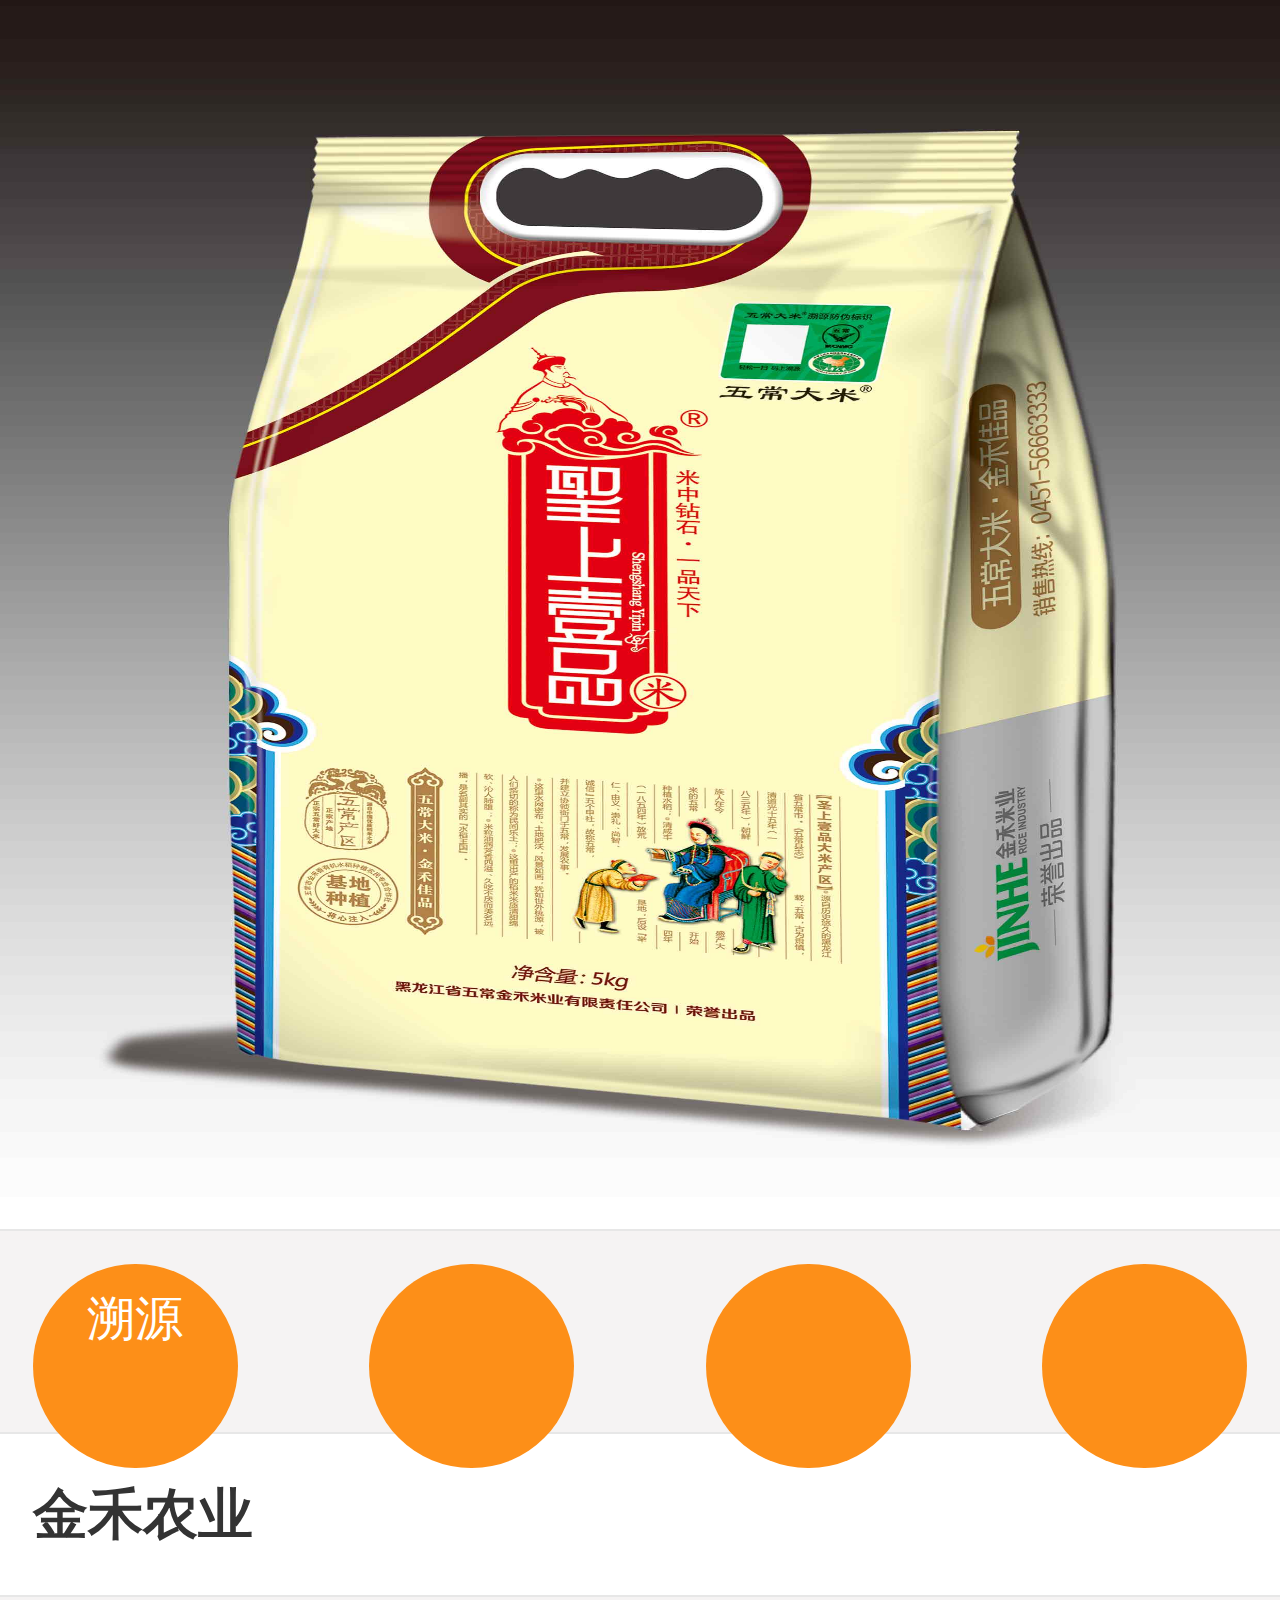
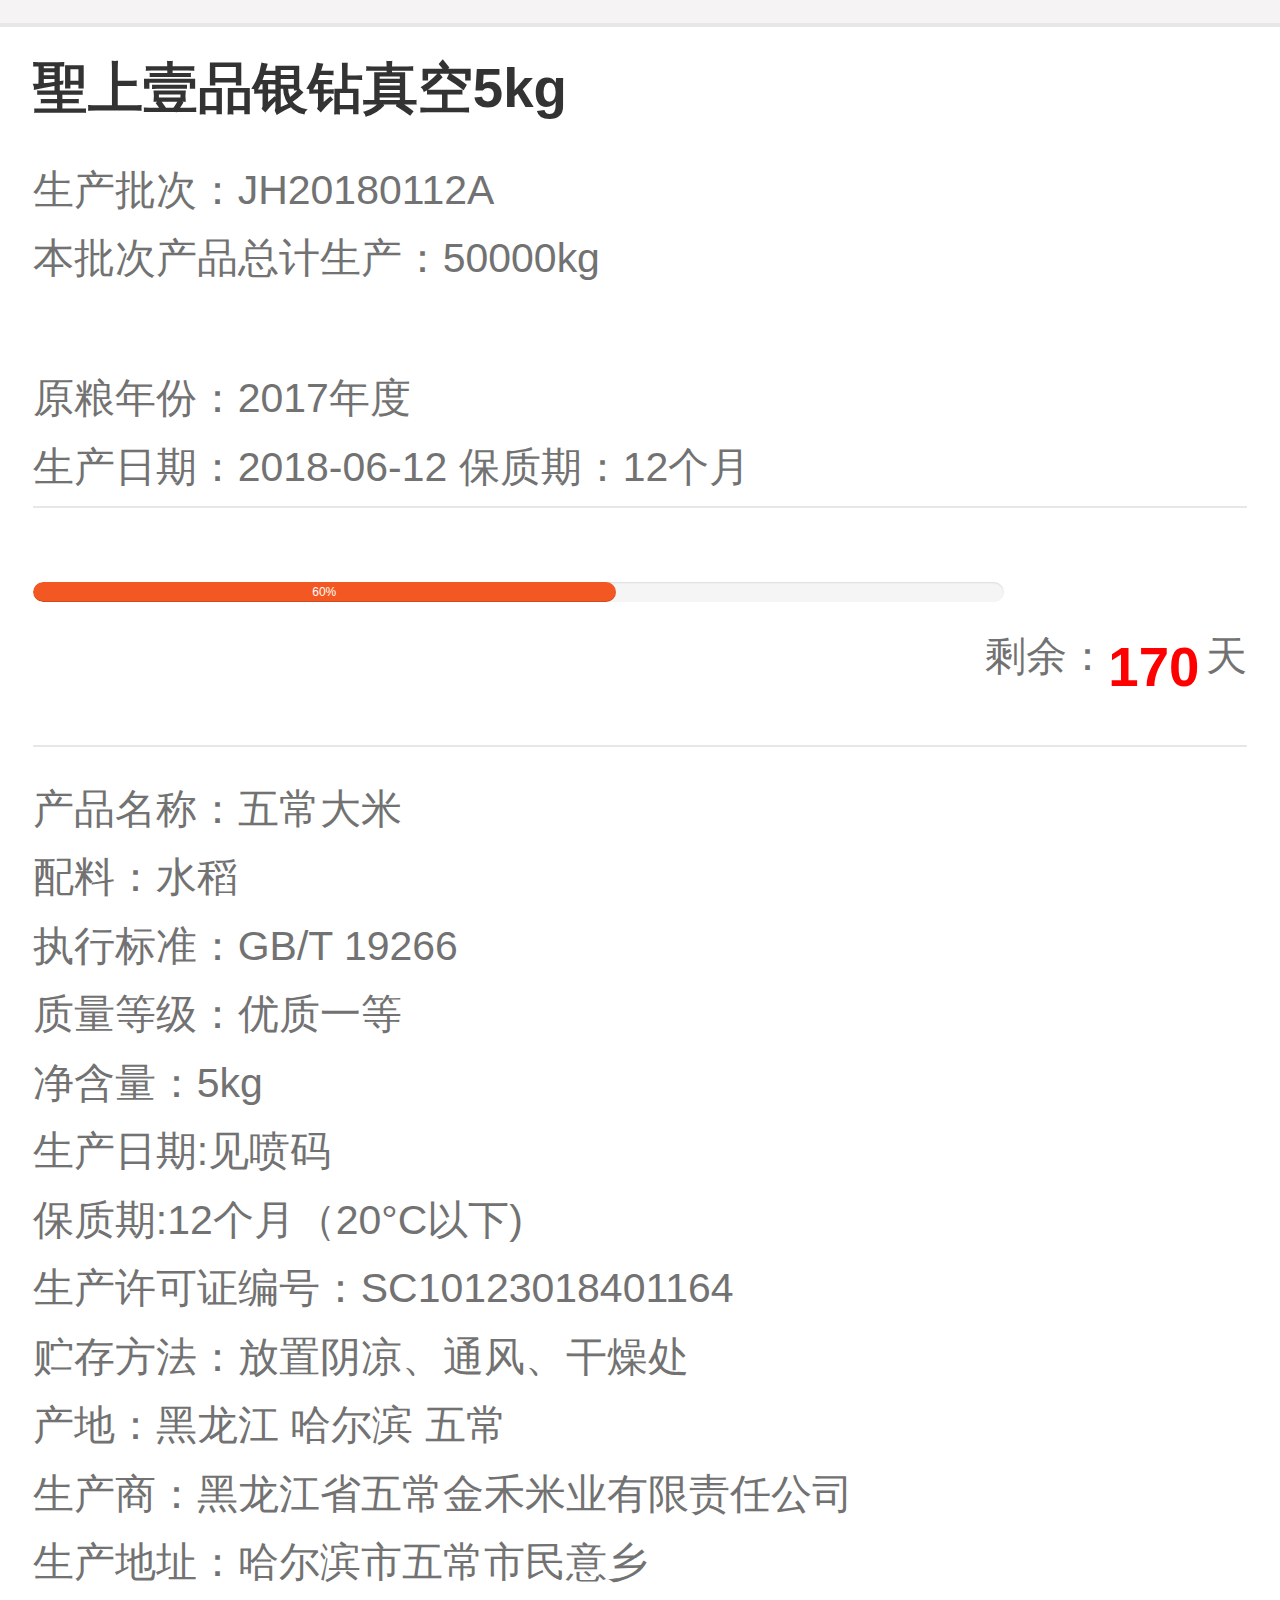
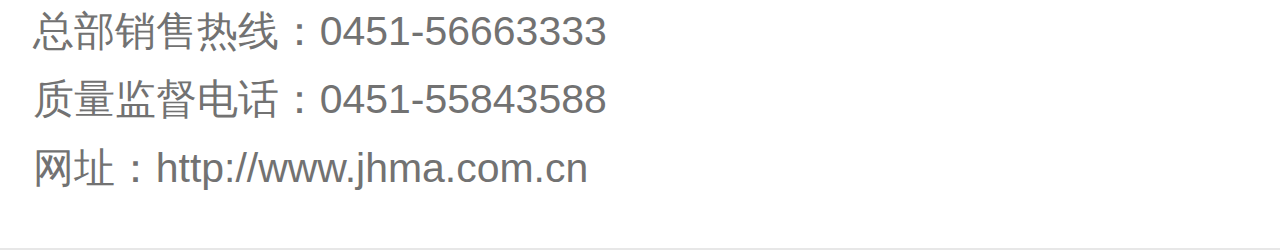
<file: index.html>
<!doctype html>
<html lang="en">
<head>
    <meta charset="UTF-8">
    <meta name="viewport" content="width=device-width initial-scale=1.0 user-scalable=no" >
    <link rel="stylesheet" href="css/swiper-4.3.5.min.css">
    <title>商品详情</title>
    <link rel="stylesheet" href="css/beas.css">
    <link rel="stylesheet" href="css/bootstrap.css">
    <link rel="stylesheet" href="https://at.alicdn.com/t/font_973450_xnq73g0yug.css">
    <link rel="stylesheet" href="./css/rem.css">
    <link rel="stylesheet" href="./css/index.css">
</head>
<body>
<script src="js/swiper-4.3.5.min.js"></script>
    <!-- <div class="coniter">
        <header>
            <div class="header-right">
                <div class="header-fh">
                    <i class="iconfont icon-guanbi"></i>
                </div>
                <span>商品详情</span>
            </div>
            <div class="header-left">
                    <i class="iconfont icon-gengduo"></i>
            </div>
        </header>
    </div> -->
    <div class="swiper-container">
        <div class="swiper-wrapper">
            <div class="swiper-slide">
                <img src="img/banner1.jpeg" alt="">
            </div>
            <div class="swiper-slide">
                <img src="img/banner2.jpeg" alt="">
            </div>
        </div>
    </div>
    <nav>
        <ul>
        <a href="./source.html" style="text-decoration: none;">
            <li class="suyuan">
                <p>溯源</p>
                <i class="iconfont icon-shouzhi"></i>
            </li>
        </a>
            <a href="" style="text-decoration: none;"><li></li></a>
            <a href="" style="text-decoration: none;"><li></li></a>
            <a href="" style="text-decoration: none;"><li></li></a>
        </ul>
    </nav>
    <div class="nh">
        <h5>金禾农业</h5>
        <i class="iconfont icon-xiala"></i>
    </div>
    <div class="bk"></div>
    <main>
        <div class="cpjj">
            <h5>聖上壹品银钻真空5kg</h5>
            <p class="cpjj-sc"><span>生产批次：</span><span>JH20180112A</span></p>
            <p><span>本批次产品总计生产：</span><span>50000kg</span></p>
            <p class="cpjj-nf"><span>原粮年份：</span><span>2017年度</span></p>
            <p>
                <span>生产日期：</span><span>2018-06-12</span>
                <span>保质期：</span><span>12个月</span>
            </p>
            <div class="cpxq"></div>
            <div class="progress">
                <div class="progress-bar" role="progressbar" aria-valuenow="60" aria-valuemin="0" aria-valuemax="100" style="width: 60%;">60%</div>
            </div>
            <div class="shengyu">
                <span>剩余：</span><h5>170</h5><span>天</span>
            </div>
        </div>
        <div class="cpxq">
            <p><span>产品名称：</span><span>五常大米</span></p>
            <p><span>配料：</span><span>水稻</span></p>
            <p><span>执行标准：</span><span>GB/T 19266</span></p>
            <p><span>质量等级：</span><span>优质一等</span></p>
            <p><span>净含量：</span><span>5kg</span></p>
            <p><span>生产日期:</span><span>见喷码</span></p>
            <p><span>保质期:</span><span>12个月（20°C以下)</span></p>
            <p><span>生产许可证编号：</span><span>SC10123018401164</span></p>
            <p><span>贮存方法：</span><span>放置阴凉、通风、干燥处</span></p>
            <p><span>产地：</span><span>黑龙江 哈尔滨 五常</span></p>
            <p><span>生产商：</span><span>黑龙江省五常金禾米业有限责任公司</span></p>
            <p><span>生产地址：</span><span>哈尔滨市五常市民意乡</span></p>
            <p><span>总部销售热线：</span><span>0451-56663333</span></p>
            <p><span>质量监督电话：</span><span>0451-55843588</span></p>
            <p><span>网址：</span><span>http://www.jhma.com.cn</span></p>
        </div>
    </main>

</body>
</html>
<script>
    let mySwiper = new Swiper ('.swiper-container', {
        direction: 'horizontal',
        loop: true,
        // 如果需要前进后退按钮
        navigation: {
            nextEl: '.swiper-button-next',
            prevEl: '.swiper-button-prev',
        },

        // 如果需要滚动条
        scrollbar: {
            el: '.swiper-scrollbar',
        },
    })
</script>
</file>
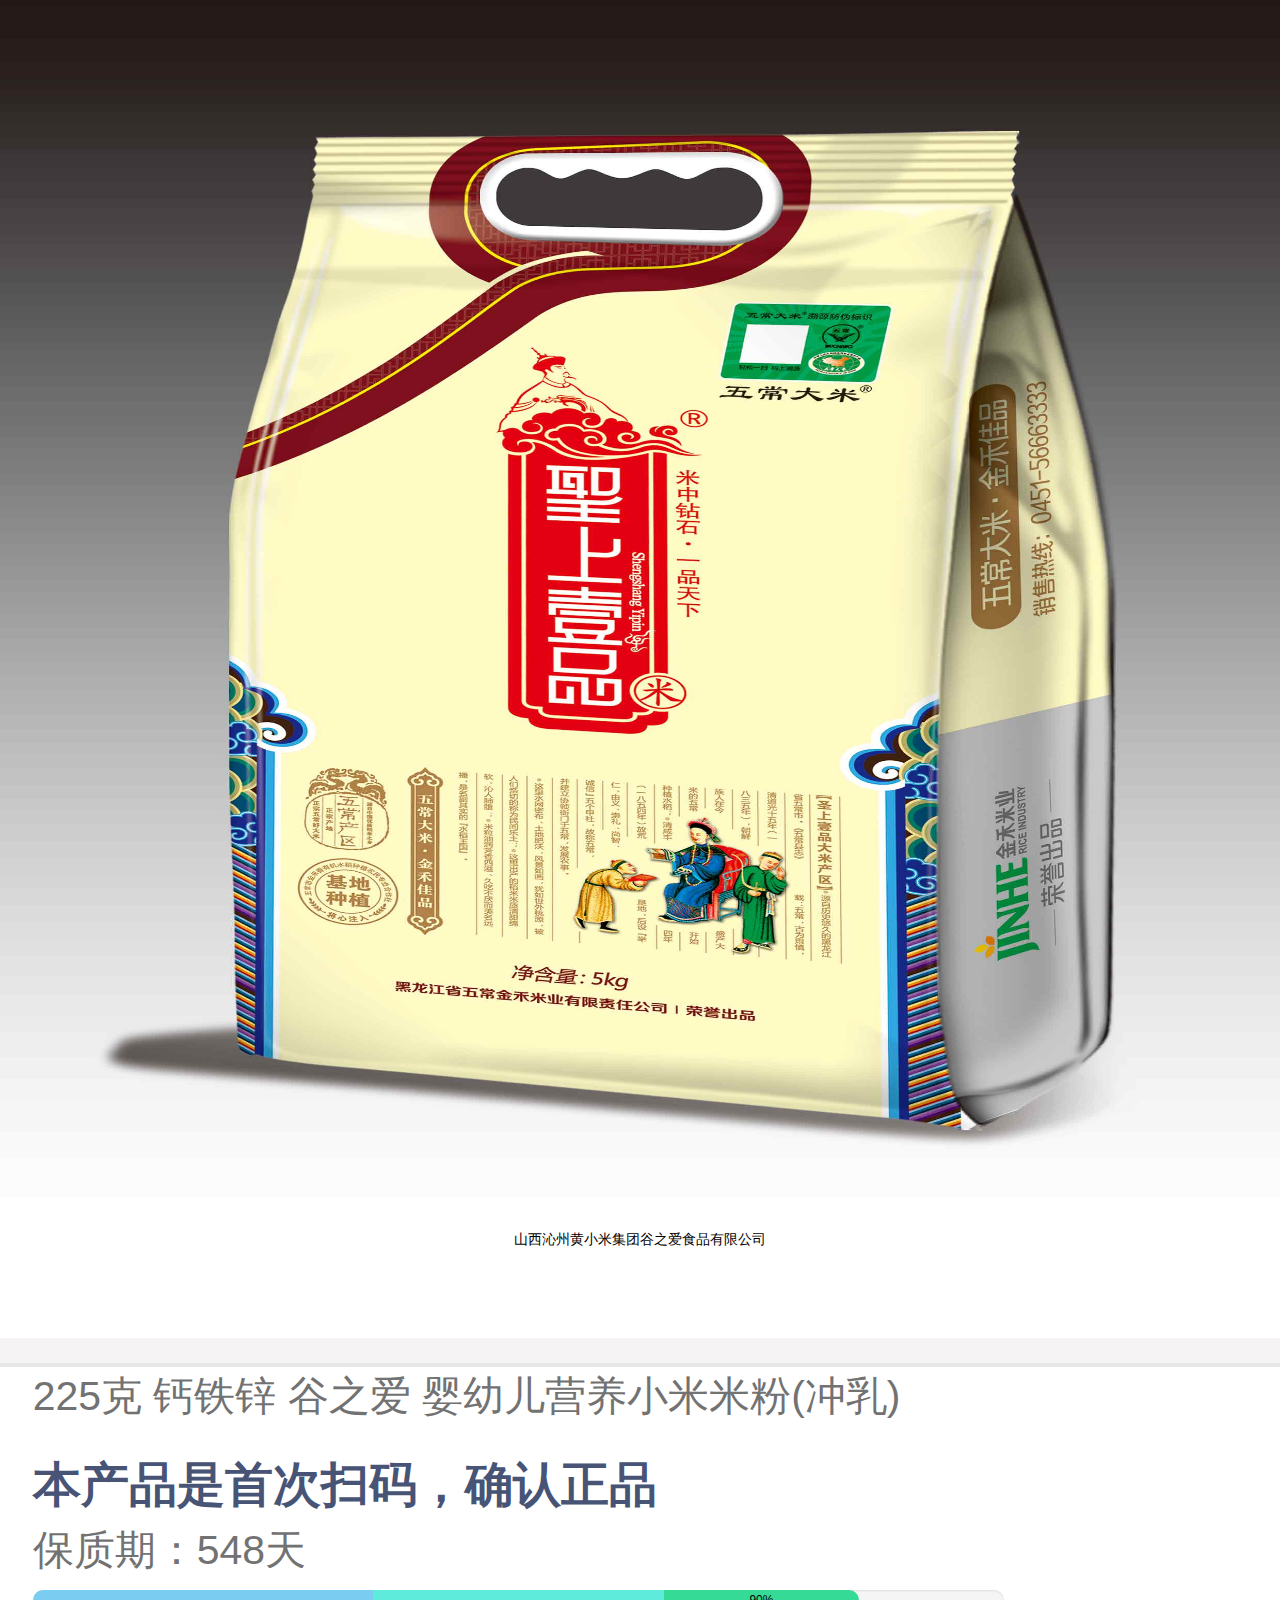
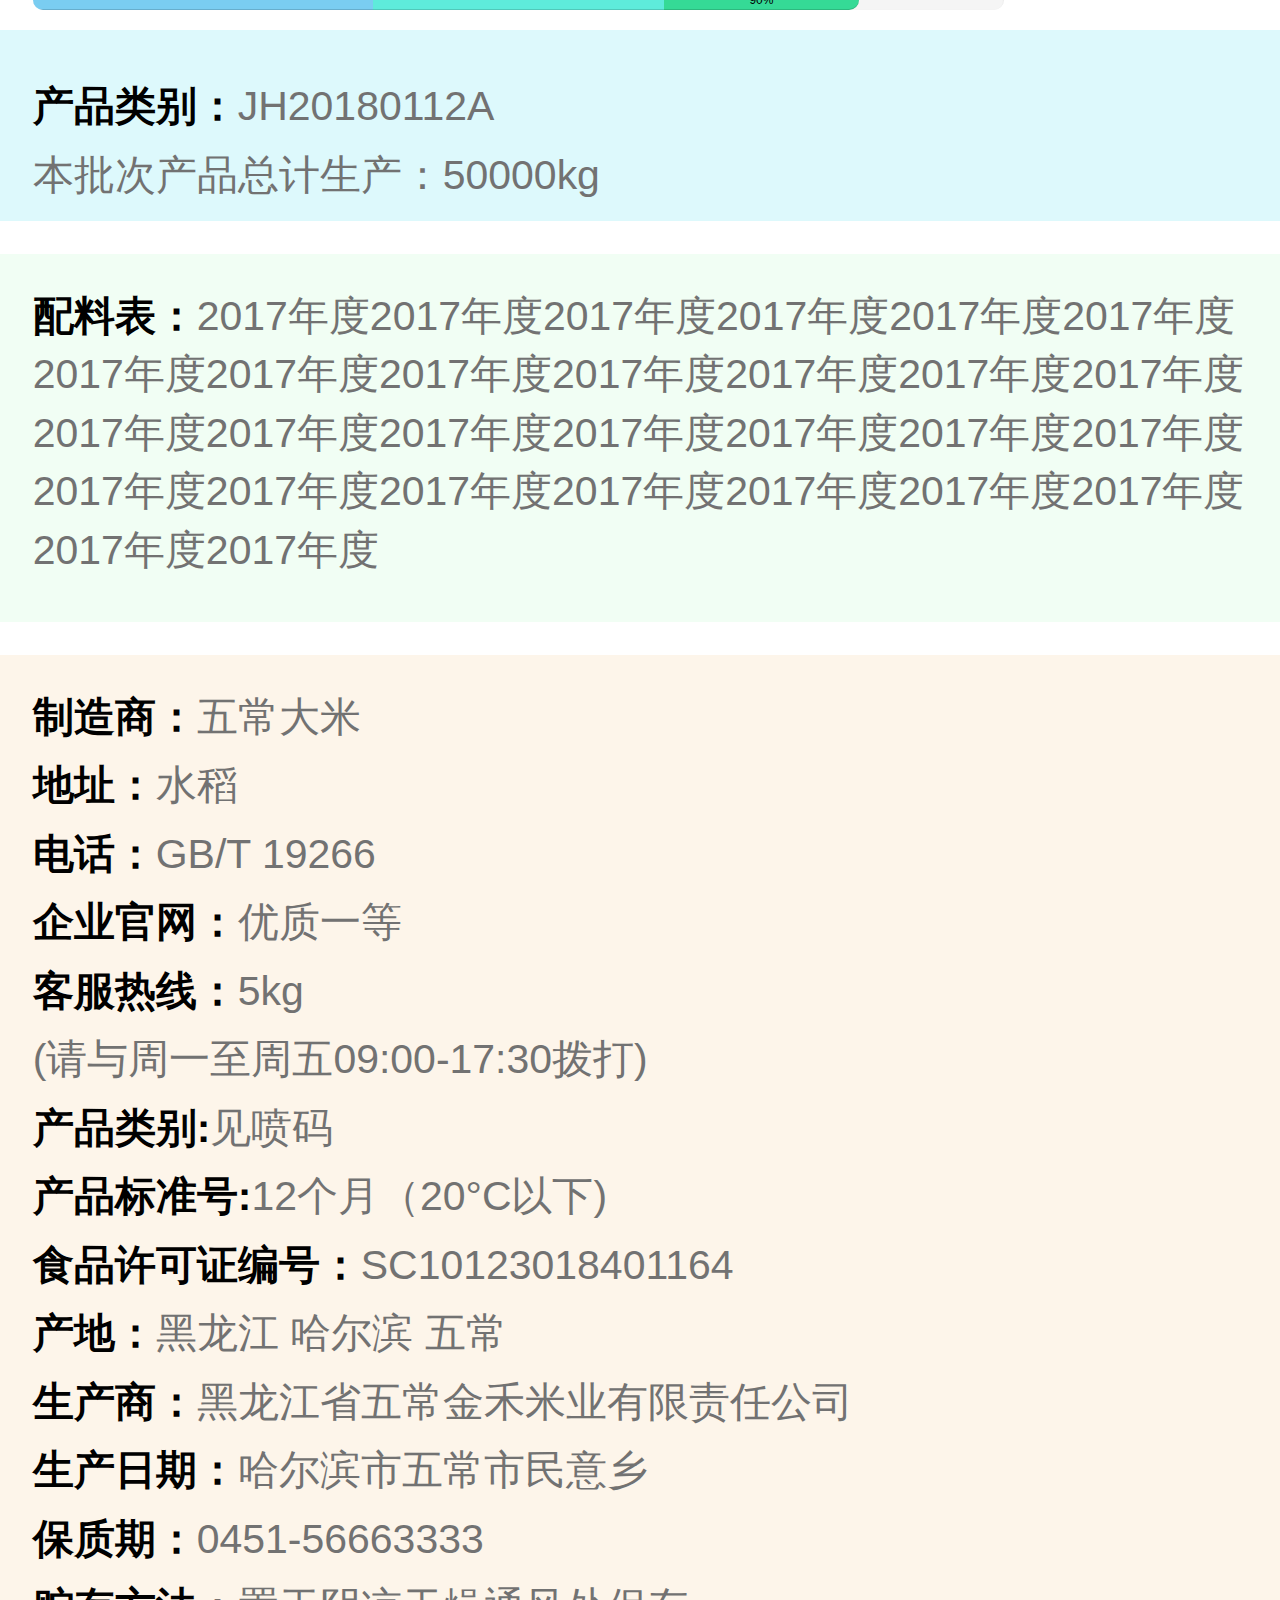
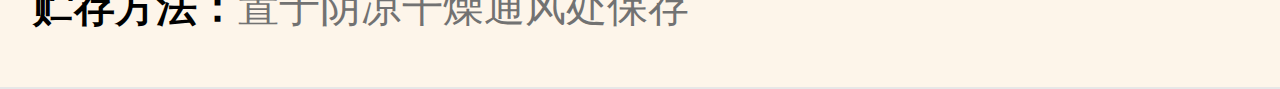
<file: index1.html>
<!doctype html>
<html lang="en">
<head>
    <meta charset="UTF-8">
    <meta name="viewport" content="width=device-width initial-scale=1.0 user-scalable=no" >
    <link rel="stylesheet" href="css/swiper-4.3.5.min.css">
    <title>商品详情</title>
    <link rel="stylesheet" href="css/beas.css">
    <link rel="stylesheet" href="css/bootstrap.css">
    <link rel="stylesheet" href="https://at.alicdn.com/t/font_973450_xnq73g0yug.css">
    <link rel="stylesheet" href="./css/rem.css">
    <link rel="stylesheet" href="./css/index1.css">
</head>
<body>
<script src="js/swiper-4.3.5.min.js"></script>
   <!--  <div class="coniter">
        <header>
            <div class="header-right">
                <div class="header-fh">
                    <i class="iconfont icon-guanbi"></i>
                </div>
                <span>商品详情</span>
            </div>
            <div class="header-left">
                    <i class="iconfont icon-gengduo"></i>
            </div>
        </header>
    </div> -->
    <div class="swiper-container">
        <div class="swiper-wrapper">
            <div class="swiper-slide">
                <img src="img/banner1.jpeg" alt="">
            </div>
            <div class="swiper-slide">
                <img src="img/banner2.jpeg" alt="">
            </div>
        </div>
    </div>
    <div class="gsmc">
        山西沁州黄小米集团谷之爱食品有限公司
    </div>
    <div class="bk"></div>
    <main>
        <div class="cpjj">
            <div class="cpjj-mc">
                <p>225克 钙铁锌 谷之爱 婴幼儿营养小米米粉(冲乳)</p>
                <h5>本产品是首次扫码，确认正品</h5>
                <p><span>保质期：</span><span>548天</span></p>
            </div>
            <div class="progress">
              <div class="progress-bar progress-bar-success" style="width: 35%;background:#7ACDF1 ">
                <span class="sr-only">35% Complete (success)</span>
              </div>
              <div class="progress-bar progress-bar-warning progress-bar-striped" style="width: 30%;background: #5EEBDB">
                <span class="sr-only">20% Complete (warning)</span>
              </div>
              <div class="progress-bar progress-bar-danger" style="width: 20%;background: #35DA96;border-radius:0 1rem 1rem 0">
              90%
                <span class="sr-only">10% Complete (danger)</span>
              </div>
            </div>
        </div>
            <div class="leibie">
            <p class="cpjj-sc"><span class="bt1">产品类别：</span><span>JH20180112A</span></p>
            <p><span>本批次产品总计生产：</span><span>50000kg</span></p>
            </div>
            <div class="pl">
                <p><span class="bt1">配料表：</span><span>2017年度2017年度2017年度2017年度2017年度2017年度2017年度2017年度2017年度2017年度2017年度2017年度2017年度2017年度2017年度2017年度2017年度2017年度2017年度2017年度2017年度2017年度2017年度2017年度2017年度2017年度2017年度2017年度2017年度</span></p>
             </div>
        <div class="cpxq">
            <p><span class="bt1">制造商：</span><span>五常大米</span></p>
            <p><span class="bt1">地址：</span><span>水稻</span></p>
            <p><span class="bt1">电话：</span><span>GB/T 19266</span></p>
            <p><span class="bt1">企业官网：</span><span>优质一等</span></p>
            <p><span class="bt1">客服热线：</span><span>5kg</span></p>
            <p>(请与周一至周五09:00-17:30拨打)</p>
            <p><span class="bt1">产品类别:</span><span>见喷码</span></p>
            <p><span class="bt1">产品标准号:</span><span>12个月（20°C以下)</span></p>
            <p><span class="bt1">食品许可证编号：</span><span>SC10123018401164</span></p>
            <p><span class="bt1">产地：</span><span>黑龙江 哈尔滨 五常</span></p>
            <p><span class="bt1">生产商：</span><span>黑龙江省五常金禾米业有限责任公司</span></p>
            <p><span class="bt1">生产日期：</span><span>哈尔滨市五常市民意乡</span></p>
            <p><span class="bt1">保质期：</span><span>0451-56663333</span></p>
            <p><span class="bt1">贮存方法：</span><span>置于阴凉干燥通风处保存</span></p>
        </div>
    </main>
  <!--   <footer>
        <ul>
           <a href="">
               <li>
                   <i class="iconfont "></i>
                   <p>首页</p>

               </li>
           </a>
           <a href="">
               <li>
                   <p>发现</p>
               </li>
           </a>
           <a href="">
               <li>
                   <p>dd</p>
               </li>
           </a>
           <a href="">
               <li>
                   <p>我的</p>
               </li>
           </a>
        </ul>
    </footer> -->

</body>
</html>
<script>
    let mySwiper = new Swiper ('.swiper-container', {
        direction: 'horizontal',
        loop: true,
        // 如果需要前进后退按钮
        navigation: {
            nextEl: '.swiper-button-next',
            prevEl: '.swiper-button-prev',
        },

        // 如果需要滚动条
        scrollbar: {
            el: '.swiper-scrollbar',
        },
    })
</script>
</file>
<file: css/beas.css>
/*
* @Author: Dell
* @Date:   2018-08-13 09:09:29
* @Last Modified by:   Dell
* @Last Modified time: 2018-08-13 09:11:04
*/
*{
	padding: 0;
	margin: 0;
	list-style: none;
	box-sizing: border-box;
}
a{
	text-decoration: none;
}
i{
	font-style: normal;
}
</file>
<file: css/rem.css>
/*
* @Author: Dell
* @Date:   2018-08-08 09:51:48
* @Last Modified by:   Dell
* @Last Modified time: 2018-08-11 18:36:02
*/
*{
    margin: 0;
    padding: 0;
}
@media screen and (min-width:360px){
    html{
        font-size:calc(360/750*100px);
    }
}
@media screen and (min-width:375px){
    html{
        font-size:calc(375/750*100px);
    }
}
@media screen and (min-width:412px){
    html{
        font-size:calc(412/750*100px);
    }
}
@media screen and (min-width:414px){
    html{
        font-size:calc(414/750*100px);
    }
}
@media screen and (min-width:750px){
    html{
        font-size:calc(750/750*100px);
    }
}
@media screen and (min-width:768px){
    html{
        font-size:calc(768/750*100px);
    }
}
@media screen and (min-width:1024px){
    html{
        font-size:calc(1024/750*100px);
    }
}
</file>
<file: css/index.css>
*{
    padding: 0;
    margin: 0;
    list-style: none;
    box-sizing: border-box;
}
a{
    text-decoration: none;
}
i{
    font-style: normal;
}
/* 头部样式 */
header{
    padding: 0 0.24rem;
    width: 100%;
    height: 1rem;
    display: flex;
   justify-content: space-between;
}
.header-right{
    width:50%;
    height: 1rem;
    display: flex;
}
.header-fh{
    width:0.5rem;
    height: 1rem;
}
.header-right span{
    font-size: 0.35rem;
    color: #000;
    line-height: 1rem;
}
.header-left{
    width: 7%;
    height: 100%;
    text-align: left;
    display: flex;
    align-items: center;
}
.header-right i{
    font-size: 0.35rem;
}
.header-fh{
    align-items: center;
    justify-content: right;
    font-size: 0.3rem;
    line-height:1rem;
}
.swiper-container{
    width: 100%;
    height:9rem;
    overflow: hidden;
}
.swiper-slide img{
    width: 100%;
    height: 100%;
}
nav{
    width: 100%;
    height:1.5rem ;
    background:#F5F3F3;
    border-top: 2px solid #E7E7E7;
    border-bottom:2px solid #E7E7E7;
    position: relative;
}
nav ul{
    width: 100%;
    height: 100%;
    display: flex;
    justify-content: space-between;
    position: absolute;
    top: 0.24rem;
    padding:0 0.24rem
}
nav a{
    width: 1.5rem;
    height: 1.5rem;
    border-radius: 50%;
    text-decoration: none;
}
nav li{
    width: 1.5rem;
    height: 1.5rem;
    border-radius: 50%;
}
nav li:nth-child(1){
    background:#FD8F18 ;
    text-align: center;
    color: #fff;

}
nav li:nth-child(2){
    background:#007aff ;
}
nav li:nth-child(3){
    background:deepskyblue ;
}
nav li:nth-child(4){
    background:yellow ;
}
nav ul li p{
    font-size: 0.35rem;
    color: #ffffff;
    text-align: center;
    line-height: 0.8rem;
    text-decoration: none;
}
.suyuan i{
    font-size: 0.8rem;
    line-height: 0.05rem;
    text-decoration: none;
}
.nh{
    width: 100%;
    height: 1.2rem;
    border-bottom: 2px solid #E7E7E7;
    padding:0 0.24rem;
    display: flex;
    justify-content: space-between;
    align-items: center;
}
.nh h5{
    font-weight: bolder;
    font-size: 0.4rem;
    line-height: 1.2rem;
}
.nh i{
    font-size:0.5rem;
    color:#CFCFCF;
}
.bk{
    width: 100%;
    height:0.2rem ;
    border-bottom: 2px solid #E7E7E7;
    background:#F5F3F3;
}
main{
    width: 100%;
    height: 100%;
    border-bottom: 2px solid #E7E7E7;
    border-top: 2px solid #E7E7E7;
    padding: 0 0.24rem;
}
.cpjj{
    width: 100%;
    padding-bottom: 0.4rem;
}
.cpjj h5{
    font-weight: bolder;
    font-size: 0.4rem;
    margin-top: 0.24rem;
}
.cpjj span,p{
    color: #727272;
    font-size: 0.3rem;
}
.cpjj-sc{
    margin-top: 0.3rem;
}
.cpjj-nf{
    display: block;
    margin-top: 0.6rem;
}
.progress{
    border-radius: 1rem;
    width: 80%;
}
.progress-bar{
    background: #F35822;
    color: #fff;
    border-radius: 1rem;
}
.shengyu{
    width: 100%;
    height: 0.5rem;
    text-align: left;
    display: flex;
    align-items: center;
    justify-content: flex-end;
}
.shengyu h5{
    color: red;
    margin-right: 0.05rem;
}
.cpxq{
    width: 100%;
    height: 100%;
    border-top: 2px solid #E7E7E7;
    padding: 0.24rem 0 0.3rem 0;
}
</file>
<file: css/index1.css>
*{
    padding: 0;
    margin: 0;
    list-style: none;
    box-sizing: border-box;
}
a{
    text-decoration: none;
}
i{
    font-style: normal;
}
.coniter{
    width: 100%;
    height: 100%;
    padding: 0 0.24rem;
}
/* 头部样式 */
header{
    width: 100%;
    height: 1rem;
    display: flex;
   justify-content: space-between;
}
.header-right{
    width:50%;
    height: 1rem;
    display: flex;
}
.header-fh{
    width:0.5rem;
    height: 1rem;
}
.header-right span{
    font-size: 0.35rem;
    color: #000;
    line-height: 1rem;
}
.header-left{
    width: 7%;
    height: 100%;
    text-align: left;
    display: flex;
    align-items: center;
}
.header-right i{
    font-size: 0.35rem;
}
.header-fh{
    align-items: center;
    justify-content: right;
    font-size: 0.3rem;
    line-height:1rem;
}
.swiper-container{
    width: 100%;
    height:9rem;
    overflow: hidden;
}
.swiper-slide img{
    width: 100%;
    height: 100%;
}
.gsmc{
    width: 100%;
    height:0.8rem;
    color: #000;
    text-align: center;
}
.bk{
    width: 100%;
    height:0.2rem ;
    border-bottom: 2px solid #E7E7E7;
    background:#F5F3F3;
}
main{
    width: 100%;
    height: 100%;
    border-bottom: 2px solid #E7E7E7;
    border-top: 2px solid #E7E7E7;
}
.cpjj{
    width: 100%;
    padding: 0 0.24rem 0 0.24rem;
}
.cpjj h5{
    font-weight: bolder;
    font-size: 0.4rem;
    margin-top: 0.24rem;
}
.cpjj span,p{
    color: #727272;
    font-size: 0.3rem;
}
.cpjj-sc{
    margin-top: 0.3rem;
}
.cpjj-nf{
    display: block;
    margin-top: 0.6rem;
    padding: 
}
.cpjj-mc h5{
    font-size: 0.35rem;
    color: #475476;
}
.progress{
    border-radius: 1rem;
    width: 80%;
}
.progress-bar{
    color: #000;

}
.leibie{
    width: 100%;
    background:#DDF9FC; 
    padding:0.05rem 0 0.05rem 0.24rem;

}
.shengyu{
    width: 100%;
    height: 0.5rem;
    text-align: left;
    display: flex;
    align-items: center;
    justify-content: flex-end;
}
.shengyu h5{
    color: red;
    margin-right: 0.05rem;
}
.cpxq{
    width: 100%;
    height: 100%;
    padding: 0.24rem 0 0.3rem 0.24rem;
     background: #FDF5EA;
     margin-top: 0.24rem;
}
.bt1{
    font-size: 0.3rem;
    font-weight: bolder;
    color: #000;
}
.pl{
    width: 100%;
    padding: 0.24rem 0 0.24rem 0.24rem;
    background: #F1FEF4;
    margin-top: 0.24rem;
}
/* footer{
    width: 100%;
    height: 1.2rem;
    background: #fff;
    position: fixed;
    bottom: 0;
}
footer ul{
    width: 100%;
    height: 100%;
    display: flex;
    justify-content: space-between;
}
footer ul a{
    width: 25%;
    height: 100%;
}
footer ul li{
    width: 2rem;
    height: 100%;
    text-align: center;
}
footer ul a p{
    color: red;
    font-size: 0.2rem;

}
 */
</file>
